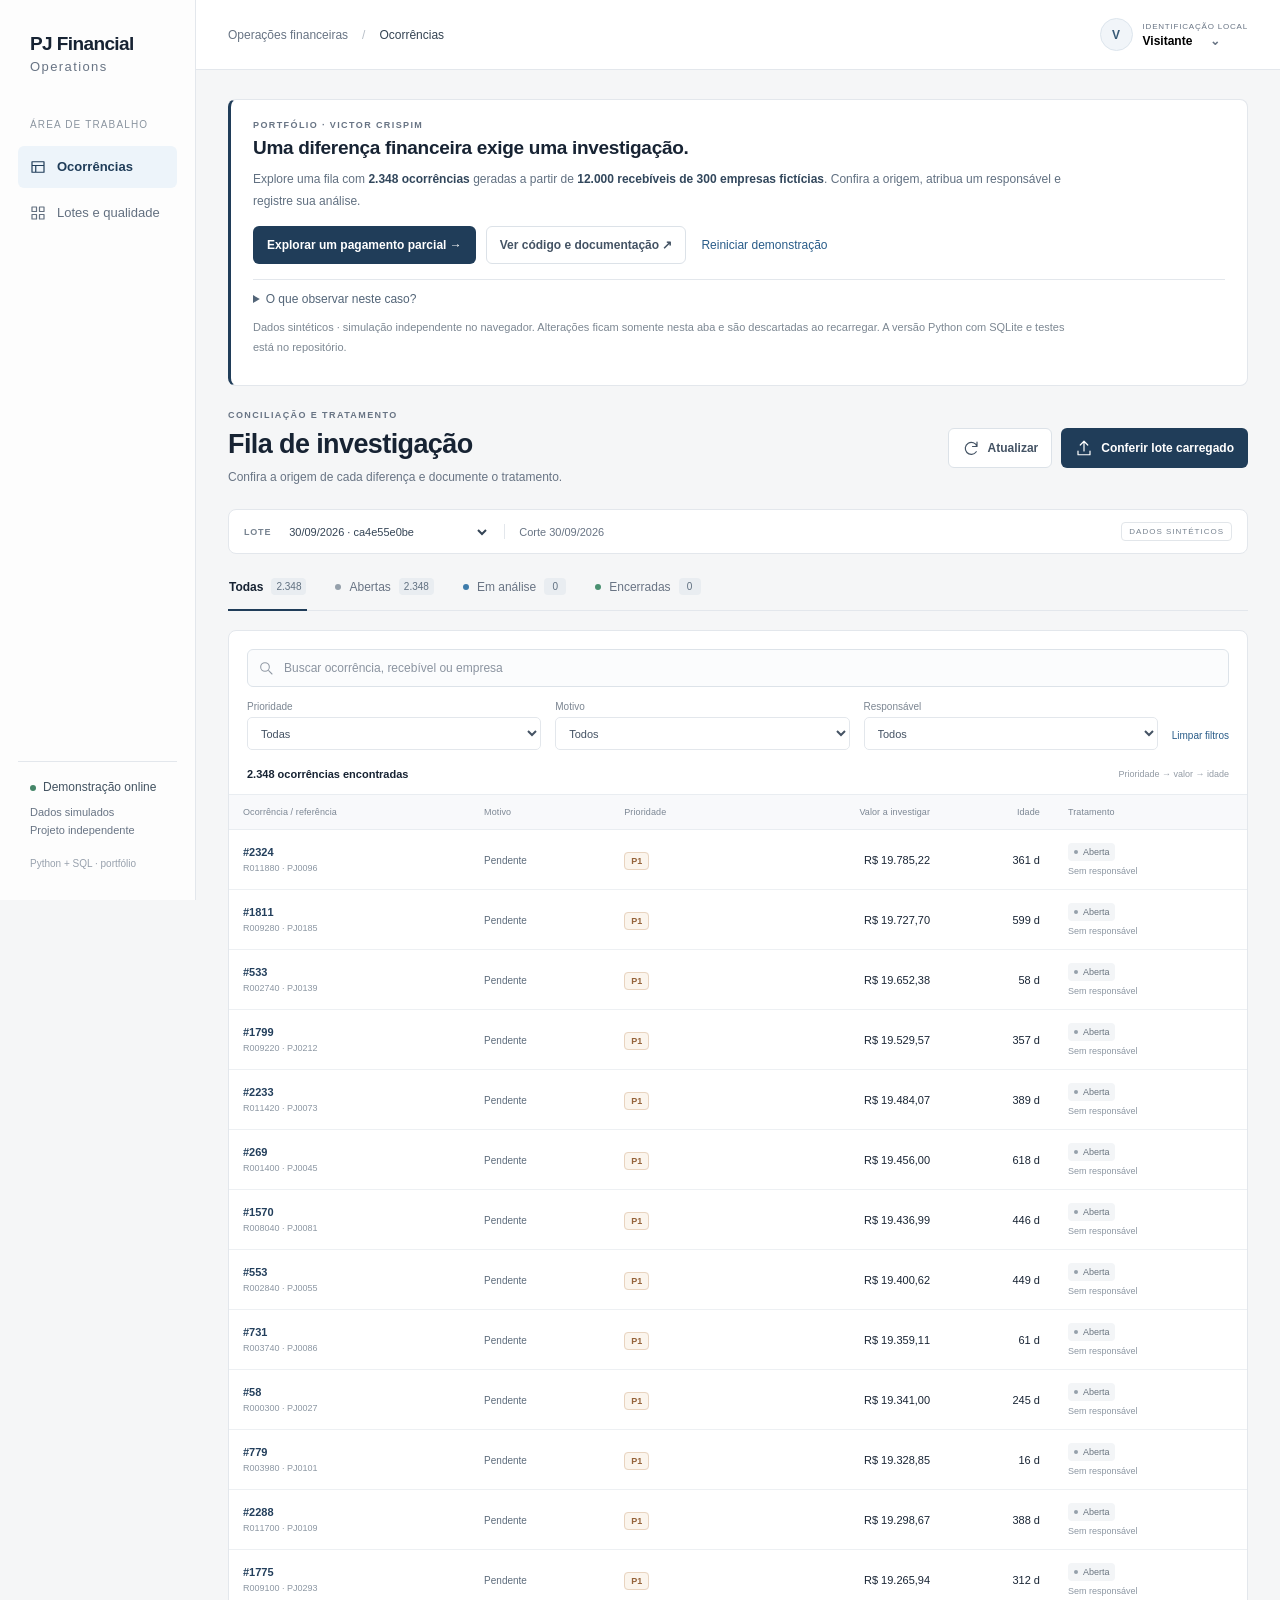
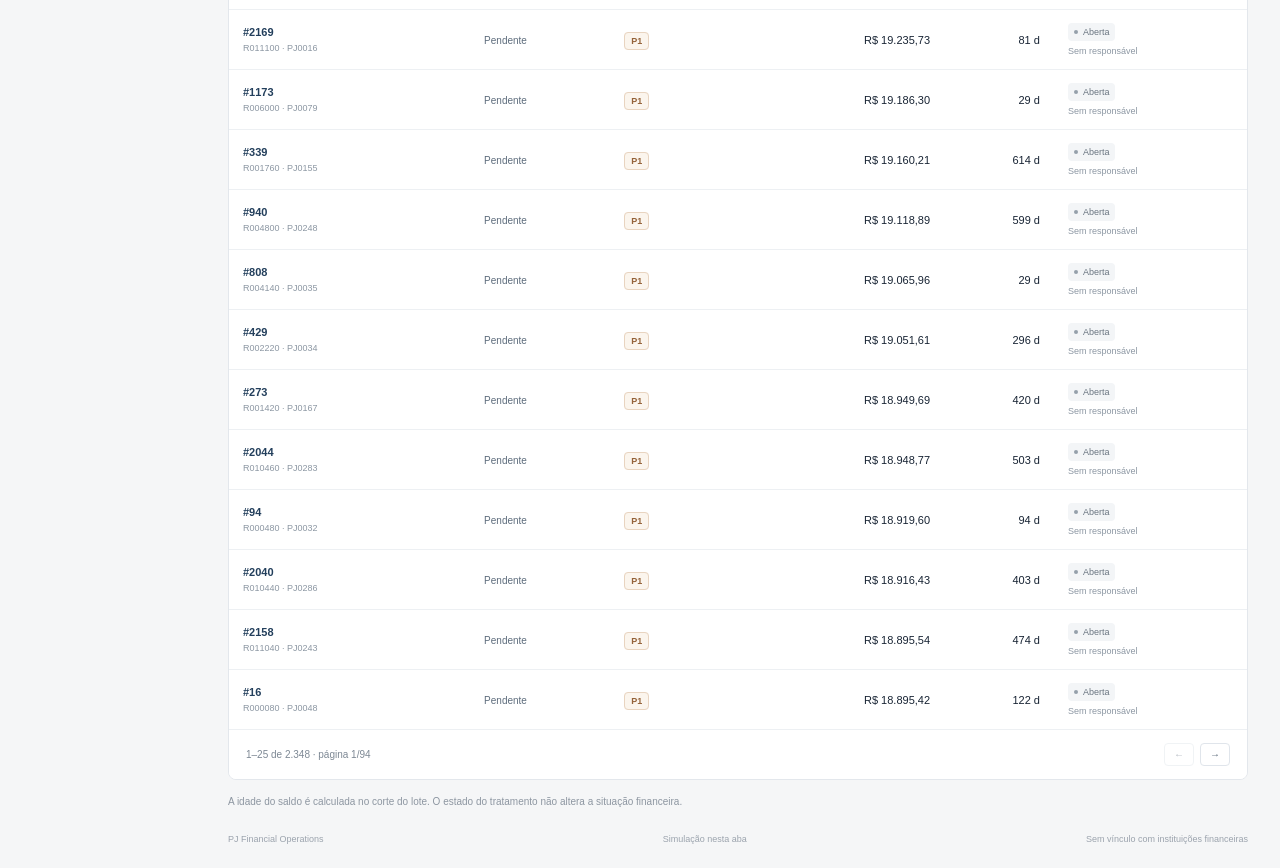
<file: docs/index.html>
<!doctype html>
<html lang="pt-BR">
<head>
  <meta charset="utf-8">
  <meta name="viewport" content="width=device-width, initial-scale=1">
  <title>PJ Financial Operations · Demonstração interativa</title>
  <meta name="description" content="Explore 2.348 ocorrências financeiras simuladas: conciliação, pagamentos de origem e histórico de investigação. Projeto de Victor Crispim.">
  <link rel="stylesheet" href="./demo/app.css">
  <link rel="stylesheet" href="./demo/demo.css">
  <script src="./demo/demo-engine.js" defer></script>
  <script src="./demo/app.js" defer></script>
</head>
<body>
  <a class="skip-link" href="#main">Pular para o conteúdo</a>
  <aside class="rail" aria-label="Navegação principal">
    <div class="wordmark">PJ Financial<span>Operations</span></div>
    <div class="rail-caption">ÁREA DE TRABALHO</div>
    <nav>
      <button class="nav-item active" data-view="fila" aria-current="page"><svg viewBox="0 0 24 24" aria-hidden="true"><path d="M4 5h16v14H4zM4 10h16M9 10v9"/></svg>Ocorrências</button>
      <button class="nav-item" data-view="lotes"><svg viewBox="0 0 24 24" aria-hidden="true"><path d="M4 4h6v6H4zM14 4h6v6h-6zM4 14h6v6H4zM14 14h6v6h-6z"/></svg>Lotes e qualidade</button>
    </nav>
    <div class="rail-bottom"><span class="local-dot"></span>Demonstração online<p>Dados simulados<br>Projeto independente</p><div class="rail-version">Python + SQL · portfólio</div></div>
  </aside>
  <div class="shell">
    <header class="topbar">
      <div class="breadcrumb">Operações financeiras<span>/</span><strong id="breadcrumb-current">Ocorrências</strong></div>
      <div class="operator"><span class="operator-avatar" aria-hidden="true">V</span><div><small>IDENTIFICAÇÃO LOCAL</small><button id="actor-button" class="actor-button">Victor <span>⌄</span></button></div></div>
    </header>
    <main id="main">
      <section class="demo-intro" aria-labelledby="demo-title">
        <div class="eyebrow">PORTFÓLIO · VICTOR CRISPIM</div>
        <h2>Uma diferença financeira exige uma investigação.</h2>
        <p>Explore uma fila com <strong>2.348 ocorrências</strong> geradas a partir de <strong>12.000 recebíveis de 300 empresas fictícias</strong>. Confira a origem, atribua um responsável e registre sua análise.</p>
        <div class="demo-tools">
          <button class="button primary" id="demo-example" disabled>Explorar um pagamento parcial →</button>
          <a class="button secondary" href="https://github.com/engvictortech/pj-financial-operations" target="_blank" rel="noopener noreferrer">Ver código e documentação ↗</a>
          <button class="text-button" id="demo-reset" disabled>Reiniciar demonstração</button>
        </div>
        <details><summary>O que observar neste caso?</summary><ol>
          <li>Na ocorrência #304, compare o esperado de R$ 19.526,34 com o pagamento de R$ 9.763,17: a liquidação corresponde a 50% do valor.</li>
          <li>Confira o evento P001581_0 e a data de 28/03/2025. Um pagamento na data prevista pode deixar saldo em aberto.</li>
          <li>Atribua um responsável, inicie a análise e registre uma observação com evidência e próximo passo. A causa permanece a investigar.</li>
          <li>Exporte o JSON. Se experimentar encerrar e reabrir, confira que o saldo financeiro de R$ 9.763,17 permanece preservado.</li>
        </ol></details>
        <p class="demo-limit">Dados sintéticos · simulação independente no navegador. Alterações ficam somente nesta aba e são descartadas ao recarregar. A versão Python com SQLite e testes está no repositório.</p>
      </section>
      <div id="notice" class="notice" role="status" aria-live="polite" hidden></div>
      <section class="page-head">
        <div><div class="eyebrow">CONCILIAÇÃO E TRATAMENTO</div><h1 id="page-title">Fila de investigação</h1><p id="page-subtitle">Confira a origem de cada diferença e documente o tratamento.</p></div>
        <div class="head-actions"><button class="button secondary" id="refresh-button"><svg viewBox="0 0 24 24" aria-hidden="true"><path d="M20 10a8 8 0 1 0-1 7M20 4v6h-6"/></svg>Atualizar</button><button class="button primary" id="import-button"><svg viewBox="0 0 24 24" aria-hidden="true"><path d="M12 16V3m-5 5 5-5 5 5M4 16v5h16v-5"/></svg>Conferir lote carregado</button></div>
      </section>
      <section class="scope-bar" aria-label="Origem dos dados">
        <span class="scope-label">LOTE</span><label class="sr-only" for="lot-select">Selecionar lote</label><select id="lot-select"><option>Carregando lotes…</option></select>
        <span class="scope-separator"></span><span id="cutoff-label">Corte —</span><span class="demo-label">DADOS SINTÉTICOS</span>
      </section>
      <section id="queue-view">
        <div class="status-tabs" aria-label="Filtrar por estado de tratamento">
          <button data-status="" class="status-tab active" aria-pressed="true">Todas<span id="count-all">—</span></button>
          <button data-status="ABERTA" class="status-tab" aria-pressed="false"><i class="dot gray"></i>Abertas<span id="count-open">—</span></button>
          <button data-status="EM_ANALISE" class="status-tab" aria-pressed="false"><i class="dot blue"></i>Em análise<span id="count-review">—</span></button>
          <button data-status="RESOLVIDA" class="status-tab" aria-pressed="false"><i class="dot green"></i>Encerradas<span id="count-closed">—</span></button>
        </div>
        <div class="workspace">
          <section class="queue-panel" aria-label="Lista de ocorrências">
            <div class="filters">
              <div class="search-field"><svg viewBox="0 0 24 24" aria-hidden="true"><circle cx="10.5" cy="10.5" r="6.5"/><path d="m16 16 5 5"/></svg><label class="sr-only" for="search">Buscar ocorrência, recebível ou empresa</label><input id="search" type="search" placeholder="Buscar ocorrência, recebível ou empresa" maxlength="80" autocomplete="off"></div>
              <div class="filter-row">
                <label>Prioridade<select id="priority-filter"><option value="">Todas</option><option>P1</option><option>P2</option><option>P3</option></select></label>
                <label>Motivo<select id="reason-filter"><option value="">Todos</option><option value="PENDENTE">Pendente</option><option value="PARCIAL">Pagamento parcial</option><option value="A_MAIOR">Recebido a maior</option><option value="LIQUIDADO_COM_ATRASO">Liquidado com atraso</option><option value="PAGAMENTO_SEM_RECEBIVEL">Pagamento sem vínculo</option></select></label>
                <label>Responsável<select id="owner-filter"><option value="">Todos</option><option value="--sem--">Sem responsável</option><option value="--me--">Minhas ocorrências</option></select></label>
                <button class="text-button" id="clear-filters">Limpar filtros</button>
              </div>
            </div>
            <div class="table-headline"><strong id="result-count">Carregando ocorrências…</strong><span>Prioridade → valor → idade</span></div>
            <div class="table-scroll"><table class="queue-table"><thead><tr><th scope="col">Ocorrência / referência</th><th scope="col">Motivo</th><th scope="col">Prioridade</th><th scope="col" class="numeric">Valor a investigar</th><th scope="col" class="numeric">Idade</th><th scope="col">Tratamento</th></tr></thead><tbody id="queue-body"></tbody></table></div>
            <div id="empty-state" class="empty-state" hidden><h2>Nenhuma ocorrência encontrada</h2><p>Ajuste os filtros ou importe a base de demonstração para começar.</p></div>
            <footer class="table-footer"><span id="page-label">—</span><div><button class="pager" id="prev-page" aria-label="Página anterior">←</button><button class="pager" id="next-page" aria-label="Próxima página">→</button></div></footer>
          </section>
          <aside id="inspector" class="inspector" aria-label="Investigação da ocorrência" hidden></aside>
        </div>
        <p class="scope-footnote">A idade do saldo é calculada no corte do lote. O estado do tratamento não altera a situação financeira.</p>
      </section>
      <section id="lots-view" class="lots-view" hidden></section>
      <footer class="page-footer"><span>PJ Financial Operations</span><span id="db-label">Simulação nesta aba</span><span>Sem vínculo com instituições financeiras</span></footer>
    </main>
  </div>
  <dialog id="action-dialog" aria-labelledby="dialog-title">
    <form id="action-form">
      <div class="dialog-head"><div><div class="eyebrow" id="dialog-caption">TRATAMENTO</div><h2 id="dialog-title">Registrar ação</h2></div><button type="button" class="icon-button" id="dialog-close" aria-label="Fechar formulário">×</button></div>
      <p id="dialog-description" class="dialog-description"></p>
      <div id="dialog-fields"></div>
      <div id="dialog-error" class="dialog-error" role="alert" hidden></div>
      <button type="button" class="text-button" id="review-version" hidden>Revisei o estado atualizado; usar a nova versão</button>
      <div class="dialog-foot"><span id="dialog-version"></span><div><button type="button" class="button secondary" id="dialog-cancel">Cancelar</button><button type="submit" class="button primary" id="dialog-submit">Confirmar</button></div></div>
    </form>
  </dialog>
</body>
</html>
</file>
<file: docs/demo/app.css>
:root{--paper:#f5f6f7;--white:#fff;--ink:#172333;--muted:#687484;--line:#e3e7ec;--navy:#203d59;--blue:#295c89;--light-blue:#edf4fa;--green:#287153;--red:#a84437;--amber:#985825;--radius:8px;font-family:Segoe UI,Arial,sans-serif;color:var(--ink);font-size:14px}
*{box-sizing:border-box}body{margin:0;background:var(--paper)}button,input,select,textarea{font:inherit}button{cursor:pointer}button:disabled{cursor:default;opacity:.45}button,a,input,select,textarea{outline-offset:3px}button:focus-visible,a:focus-visible,input:focus-visible,select:focus-visible,textarea:focus-visible{outline:2px solid var(--blue)}[hidden]{display:none!important}svg{width:18px;height:18px;fill:none;stroke:currentColor;stroke-width:1.6;stroke-linecap:round;stroke-linejoin:round;flex-shrink:0}.sr-only{position:absolute;width:1px;height:1px;margin:-1px;overflow:hidden;clip:rect(0,0,0,0);white-space:nowrap}
.rail{position:fixed;inset:0 auto 0 0;width:196px;background:#fdfdfd;border-right:1px solid var(--line);padding:31px 18px;display:flex;flex-direction:column;z-index:10}.wordmark{font-size:19px;font-weight:650;letter-spacing:-.6px;padding:0 12px;line-height:1.4}.wordmark span{display:block;font-size:13px;font-weight:400;letter-spacing:1.4px;color:var(--muted)}.rail-caption{font-size:10px;letter-spacing:1.15px;color:#8b95a0;margin:43px 12px 12px}.nav-item{display:flex;align-items:center;gap:10px;border:0;background:transparent;width:100%;padding:12px 11px;margin:4px 0;border-radius:6px;text-align:left;color:#637080;font-size:13px}.nav-item.active{background:var(--light-blue);color:var(--navy);font-weight:600}.nav-item:hover{background:#f0f3f6}.rail-bottom{margin-top:auto;padding:18px 12px 0;border-top:1px solid var(--line);font-size:12px;color:#435361}.rail-bottom p{font-size:11px;line-height:1.7;color:var(--muted);margin:9px 0 18px}.local-dot{display:inline-block;width:6px;height:6px;background:#448568;border-radius:50%;margin-right:7px}.rail-version{font-size:10px;color:#98a1ad}
.shell{margin-left:196px}.topbar{height:70px;padding:0 32px;background:var(--white);border-bottom:1px solid var(--line);display:flex;align-items:center;justify-content:space-between}.breadcrumb{display:flex;gap:14px;color:var(--muted);font-size:12px}.breadcrumb span{color:#b7bec7}.breadcrumb strong{font-weight:500;color:#354453}.operator{display:flex;align-items:center;gap:10px}.operator-avatar{display:grid;place-items:center;width:33px;height:33px;border:1px solid #dce5ed;background:#f1f5f9;border-radius:50%;font-size:12px;color:#385a76;font-weight:600}.operator small{display:block;font-size:8px;letter-spacing:.8px;color:var(--muted)}.actor-button{border:0;background:transparent;padding:3px 0 0;font-size:12px;font-weight:600}.actor-button span{color:var(--muted);margin-left:14px}main{padding:29px 32px 0}.page-head{display:flex;justify-content:space-between;align-items:center;gap:18px;margin-bottom:23px}.eyebrow{font-size:9px;letter-spacing:1.4px;font-weight:600;color:var(--muted)}h1{font-size:27px;line-height:1.2;letter-spacing:-.6px;margin:8px 0 8px;font-weight:650}.page-head p{font-size:12px;color:var(--muted);margin:0;line-height:1.5}.head-actions{display:flex;gap:9px;align-items:center}.button{display:inline-flex;align-items:center;justify-content:center;gap:8px;border-radius:6px;padding:10px 13px;font-size:12px;font-weight:600;border:1px solid transparent;min-height:38px;white-space:nowrap}.primary{background:var(--navy);color:white}.primary:hover{background:#294e70}.secondary{background:white;border-color:#dce2e8;color:#445364}.secondary:hover{background:#f5f7f9}.text-button{border:0;background:transparent;color:var(--blue);padding:6px 0;font-size:12px;white-space:nowrap}.icon-button{border:0;background:transparent;color:#637080;font-size:24px;padding:0 4px}.notice{border:1px solid #b8d8c6;background:#edf7f1;color:#256445;padding:12px 15px;border-radius:var(--radius);margin-bottom:15px;font-size:12px;line-height:1.6}.notice.error{border-color:#e7c4be;background:#fff4f1;color:#923f32}
.scope-bar{display:flex;align-items:center;gap:14px;background:white;border:1px solid var(--line);border-radius:var(--radius);padding:12px 15px;font-size:11px;color:var(--muted)}.scope-label{font-size:9px;font-weight:600;letter-spacing:.8px;color:#778390}.scope-bar select{border:0;background:transparent;color:#344455;font-size:11px;max-width:300px;min-width:205px;cursor:pointer}.scope-separator{height:15px;width:1px;background:var(--line)}.demo-label{margin-left:auto;font-size:8px;letter-spacing:1px;border:1px solid #e2e6ea;color:#778390;padding:4px 7px;border-radius:4px}
.status-tabs{display:flex;gap:27px;margin:24px 0 19px;border-bottom:1px solid var(--line)}.status-tab{border:0;border-bottom:2px solid transparent;background:transparent;display:flex;gap:8px;align-items:center;padding:0 1px 14px;color:#697484;font-size:12px;margin-bottom:-1px;white-space:nowrap}.status-tab.active{border-color:var(--navy);font-weight:600;color:var(--ink)}.status-tab>span{font-size:10px;background:#e9edf1;min-width:22px;padding:3px 5px;border-radius:4px;text-align:center;color:#607080;font-weight:500}.dot{width:6px;height:6px;border-radius:50%;display:inline-block;flex-shrink:0}.gray{background:#95a0ab}.blue{background:#3e7cab}.green{background:#4a9071}
.workspace{display:grid;grid-template-columns:minmax(0,1fr);gap:20px;align-items:start}.has-case .workspace{grid-template-columns:minmax(0,1fr) 410px}.queue-panel{background:white;border:1px solid var(--line);border-radius:var(--radius);overflow:hidden;min-width:0}.filters{padding:18px}.search-field{position:relative;color:#929ba6;display:flex;align-items:center}.search-field svg{position:absolute;left:11px;width:16px}.search-field input{border:1px solid #dde3e9;border-radius:6px;background:#fbfcfd;width:100%;height:38px;padding:0 12px 0 36px;font-size:12px;color:var(--ink)}.search-field input::placeholder{color:#8b94a0}.filter-row{display:flex;gap:14px;align-items:end;flex-wrap:wrap;margin-top:14px}.filter-row label{font-size:10px;color:#7c8692;display:flex;flex-direction:column;gap:5px;min-width:95px;flex:1}.filter-row select{padding:7px 23px 7px 9px;border:1px solid var(--line);border-radius:5px;background:white;font-size:11px;color:#455364;max-width:100%;height:33px}.filter-row .text-button{padding-bottom:9px;font-size:10px}.table-headline{display:flex;justify-content:space-between;align-items:center;padding:0 18px 14px;font-size:11px;gap:10px}.table-headline strong{font-weight:550}.table-headline>span{color:#929aa4;font-size:9px;white-space:nowrap}.table-scroll{overflow-x:auto}.queue-table{width:100%;border-collapse:collapse;white-space:nowrap}.queue-table thead{background:#f8f9fb;border-top:1px solid #e9edf1;border-bottom:1px solid #e9edf1}.queue-table th{text-align:left;font-size:9px;letter-spacing:.1px;color:#7c8794;font-weight:500;padding:12px 14px}.queue-table td{border-bottom:1px solid #edf0f3;padding:13px 14px;font-size:11px;vertical-align:middle}.queue-table td.numeric,.queue-table th.numeric{text-align:right;font-variant-numeric:tabular-nums}.queue-table tbody tr:hover{background:#f9fbfd}.queue-table tbody tr.selected{background:#eef4fa}.queue-table tbody tr.selected td:first-child{box-shadow:inset 3px 0 var(--blue)}.case-link{padding:0;border:0;background:transparent;text-align:left;color:#233f5c;font-size:11px;font-weight:650}.row-sub{display:block;font-size:9px;color:#8c97a3;font-weight:400;margin-top:5px}.reason-tag{font-size:10px;color:#5d6c7c}.priority-tag{border:1px solid #e8d4c0;background:#fbf5ed;color:#946239;font-size:9px;border-radius:4px;padding:3px 6px;font-weight:600}.priority-tag.p2{color:#52687b;border-color:#dce4ec;background:#f3f6f9}.priority-tag.p3{color:#6c7782;border-color:#e4e7eb;background:#fafbfc}.status-pill{display:inline-flex;align-items:center;gap:5px;font-size:9px;white-space:nowrap;padding:4px 6px;border-radius:4px;background:#f3f5f7;color:#6a7580}.status-pill.review{background:#edf4fb;color:#356c97}.status-pill.closed{background:#edf7f1;color:#3a7b59}.status-pill .dot{width:4px;height:4px}.table-footer{display:flex;justify-content:space-between;align-items:center;padding:13px 17px;font-size:10px;color:#7d8894;background:#fff}.table-footer>div{display:flex;gap:6px}.pager{border:1px solid #e0e5eb;background:#fff;padding:5px 9px;color:#5e6d7d;border-radius:4px}.empty-state{text-align:center;padding:38px 20px;color:var(--muted)}.empty-state h2{font-size:15px;font-weight:500}.empty-state p{font-size:12px;line-height:1.6}.scope-footnote{font-size:10px;color:#8d96a1;line-height:1.6;margin:14px 0 0}
.inspector{background:white;border:1px solid var(--line);border-radius:var(--radius);min-width:0;overflow:hidden;position:sticky;top:18px}.inspector-head{padding:20px 20px 15px;border-bottom:1px solid var(--line);display:flex;align-items:start;justify-content:space-between}.inspector-head h2{font-size:18px;letter-spacing:-.3px;margin:5px 0 6px;font-weight:600}.inspector-head p{font-size:10px;color:var(--muted);margin:0}.inspector-body{padding:18px 20px;max-height:calc(100vh - 180px);overflow:auto}.case-flags{display:flex;justify-content:space-between;align-items:center;margin-bottom:17px}.case-flags>span{font-size:10px;color:#8b95a2}.financial-box{border:1px solid var(--line);border-radius:6px;padding:15px;background:#fcfdfd}.financial-box .eyebrow{font-size:8px}.financial-box .amount{font-size:24px;font-variant-numeric:tabular-nums;font-weight:600;letter-spacing:-.5px;margin:7px 0 13px;color:#1f354b}.financial-split{display:grid;grid-template-columns:1fr 1fr;gap:10px;border-top:1px solid var(--line);padding-top:11px}.financial-split span{display:block;font-size:9px;color:var(--muted);margin-bottom:5px}.financial-split strong{font-size:12px;font-weight:550;font-variant-numeric:tabular-nums}.case-context{display:grid;grid-template-columns:1fr 1fr;gap:15px 12px;padding:18px 0 5px}.case-context dt{font-size:9px;color:#8b95a0;margin-bottom:5px}.case-context dd{margin:0;font-size:11px;color:#3e4f61;font-weight:500;overflow-wrap:anywhere}.section-title{display:flex;justify-content:space-between;align-items:center;font-size:11px;font-weight:600;margin:22px 0 10px}.section-title span{font-size:9px;font-weight:400;color:#939ba5}.treatment-actions{display:flex;gap:7px;flex-wrap:wrap;margin-bottom:10px}.treatment-actions .button{min-height:32px;font-size:10px;padding:8px 10px}.evidence-note{background:#f5f7fa;padding:11px 12px;border-radius:5px;font-size:10px;line-height:1.7;color:#677687}.payments-table{width:100%;border-collapse:collapse;font-size:9px}.payments-table th{font-weight:500;color:#7b8692;text-align:left;padding:8px 4px;border-bottom:1px solid var(--line)}.payments-table td{padding:9px 4px;border-bottom:1px solid #edf0f2;font-variant-numeric:tabular-nums;overflow-wrap:anywhere}.payments-table .numeric{text-align:right}.payment-flags{font-size:8px;color:#9c6934}.timeline{list-style:none;margin:0;padding:0}.timeline li{position:relative;border-left:1px solid #dfe5ec;margin-left:4px;padding:0 0 18px 16px}.timeline li:last-child{padding-bottom:1px;border-left-color:transparent}.timeline li:before{content:"";position:absolute;left:-4px;top:4px;width:7px;height:7px;border-radius:50%;background:#aab8c6;border:2px solid #fff;box-shadow:0 0 0 1px #cad4dd}.timeline li:first-child:before{background:var(--blue)}.timeline-title{font-size:10px;font-weight:600;display:flex;justify-content:space-between;gap:8px}.timeline-title span{font-size:8px;font-weight:400;color:#929ba5}.timeline-meta{font-size:9px;color:#8c96a1;margin-top:5px;line-height:1.5}.timeline-text{font-size:10px;line-height:1.7;color:#637182;margin:8px 0 0;white-space:pre-wrap;overflow-wrap:anywhere}.export-link{font-size:10px;color:var(--blue);text-decoration:none;display:inline-flex;gap:6px;align-items:center;margin-top:18px}.case-outcome{border:1px solid #dce9df;background:#f4faf5;border-radius:5px;padding:10px;font-size:10px;line-height:1.7;margin:12px 0;color:#4d6d56}
.lots-view{margin-top:22px}.lot-card{background:white;border:1px solid var(--line);border-radius:var(--radius);padding:22px;margin-bottom:15px}.lot-card h2{font-size:16px;font-weight:600;margin:0 0 8px}.lot-card>p{font-size:11px;color:var(--muted);line-height:1.7}.quality-grid{display:grid;grid-template-columns:repeat(4,1fr);gap:12px;margin:20px 0}.quality-item{border:1px solid var(--line);border-radius:5px;padding:14px}.quality-item strong{display:block;font-size:22px;font-weight:550;margin-bottom:7px}.quality-item span{font-size:10px;color:var(--muted);line-height:1.5}.source-list{border-top:1px solid var(--line);padding-top:12px}.source-row{display:flex;justify-content:space-between;gap:12px;padding:8px 0;font-size:11px;color:#526273}.source-row code{font-size:9px;color:#8c97a3;overflow-wrap:anywhere}.lot-id{font-size:10px;color:#8a96a3;overflow-wrap:anywhere;line-height:1.6}.page-footer{display:flex;gap:25px;justify-content:space-between;padding:24px 0;font-size:9px;color:#9ba3ad}
dialog{border:1px solid #dce3e9;border-radius:10px;padding:0;width:510px;max-width:calc(100vw - 32px);color:var(--ink);box-shadow:0 24px 75px #17233322}dialog::backdrop{background:#17233360}.dialog-head{padding:23px 24px 13px;display:flex;justify-content:space-between;align-items:start}.dialog-head h2{font-size:21px;font-weight:600;letter-spacing:-.4px;margin:7px 0 0}.dialog-description{font-size:12px;color:var(--muted);line-height:1.7;margin:0;padding:0 24px 17px}#dialog-fields{padding:0 24px 22px}#dialog-fields label{display:flex;flex-direction:column;gap:8px;margin-top:12px;font-size:11px;font-weight:500}#dialog-fields input,#dialog-fields textarea,#dialog-fields select{border:1px solid #d6dee6;border-radius:5px;padding:10px;font-size:12px;color:var(--ink);background:white;width:100%}#dialog-fields textarea{min-height:120px;resize:vertical;line-height:1.6}#dialog-fields .hint{display:block;font-size:10px;color:#929aa6;line-height:1.6;margin-top:6px}.dialog-foot{padding:15px 24px;border-top:1px solid var(--line);display:flex;justify-content:space-between;align-items:center;background:#fafbfc}.dialog-foot>span{font-size:10px;color:var(--muted)}.dialog-foot>div{display:flex;gap:8px}.dialog-error{margin:0 24px 15px;padding:10px 12px;border-radius:5px;background:#fff1ed;color:#a14632;font-size:11px;line-height:1.6}#review-version{margin:0 24px 15px;white-space:normal;text-align:left}
@media(min-width:1600px){.has-case .workspace{grid-template-columns:minmax(0,1fr) 460px}.queue-table td{padding:15px 17px}.queue-table th{padding:12px 17px}}
@media(max-width:1220px){.rail{width:174px;padding-left:12px;padding-right:12px}.shell{margin-left:174px}main{padding:24px 22px 0}.topbar{padding:0 22px}.has-case .workspace{grid-template-columns:minmax(0,1fr) 360px}.table-headline>span{display:none}.head-actions .button{font-size:11px;padding:9px 10px}.queue-table th,.queue-table td{padding-left:10px;padding-right:10px}.filter-row{gap:8px}.filter-row label{min-width:85px}.inspector-body{padding:16px}.inspector-head{padding:18px 16px}.status-tabs{gap:21px}}
@media(max-width:1000px){.has-case .workspace{grid-template-columns:minmax(0,1fr)}.inspector{position:static}.inspector-body{max-height:none}.page-head{align-items:start;flex-direction:column}.quality-grid{grid-template-columns:repeat(2,1fr)}}
@media(max-width:680px){.rail{position:static;width:100%;padding:16px;border-right:0;border-bottom:1px solid var(--line);flex-direction:row;align-items:center;gap:14px}.wordmark{padding:0;font-size:15px;white-space:nowrap}.wordmark span{font-size:10px;letter-spacing:.7px}.rail-caption,.rail-bottom{display:none}.rail nav{display:flex;margin-left:auto;gap:4px}.nav-item{font-size:10px;padding:8px;width:auto;gap:5px}.nav-item svg{width:14px}.shell{margin-left:0}.topbar{height:57px;padding:0 16px}.breadcrumb{font-size:10px;gap:8px}.operator-avatar{display:none}.operator small{font-size:7px}.actor-button{font-size:10px}main{padding:20px 15px 0}h1{font-size:24px}.scope-bar{gap:9px;flex-wrap:wrap;padding:11px}.scope-bar select{min-width:0;max-width:220px;font-size:10px}.scope-separator{display:none}.demo-label{margin-left:0}.status-tabs{gap:14px;overflow-x:auto;margin-top:21px}.status-tab{font-size:10px;gap:5px}.status-tab>span{font-size:8px;padding:2px 4px;min-width:17px}.filters{padding:13px}.filter-row label{min-width:90px}.table-headline{padding:0 13px 12px}.page-footer{gap:12px;flex-wrap:wrap;line-height:1.5}.quality-grid{grid-template-columns:1fr 1fr}.source-row{flex-direction:column;gap:4px}.dialog-foot{padding:14px 18px}.dialog-head{padding:20px 20px 12px}.dialog-description,#dialog-fields{padding-left:20px;padding-right:20px}}
</file>
<file: docs/demo/demo.css>
.demo-intro{background:#fff;border:1px solid var(--line);border-left:3px solid var(--navy);border-radius:8px;padding:20px 22px;margin-bottom:24px}
.demo-intro h2{font-size:19px;letter-spacing:-.3px;margin:7px 0 10px;font-weight:600}
.demo-intro p{font-size:12px;line-height:1.8;color:#617081;margin:7px 0;max-width:820px}
.demo-intro strong{color:#32475c;font-weight:600}
.demo-tools{display:flex;gap:10px;align-items:center;flex-wrap:wrap;margin-top:14px}
.demo-tools a{text-decoration:none}.demo-tools .text-button{margin-left:5px}
.demo-intro details{margin-top:15px;border-top:1px solid var(--line);padding-top:12px;font-size:12px;color:#536578}
.demo-intro summary{cursor:pointer;width:fit-content}.demo-intro ol{line-height:1.8;padding-left:20px;font-size:12px}
.demo-intro li{margin:6px 0}.demo-intro .demo-limit{font-size:11px;color:#7c8792;margin-top:12px}
.head-actions a{text-decoration:none}.skip-link{position:absolute;left:12px;top:-60px;background:white;color:var(--navy);padding:12px;z-index:100}.skip-link:focus{top:12px}
@media(max-width:680px){.demo-intro{padding:16px}.demo-intro h2{font-size:18px}.demo-tools{align-items:stretch}.demo-tools .text-button{margin-left:0}.head-actions{flex-wrap:wrap}}
@media(prefers-reduced-motion:reduce){*{scroll-behavior:auto!important}}
</file>
